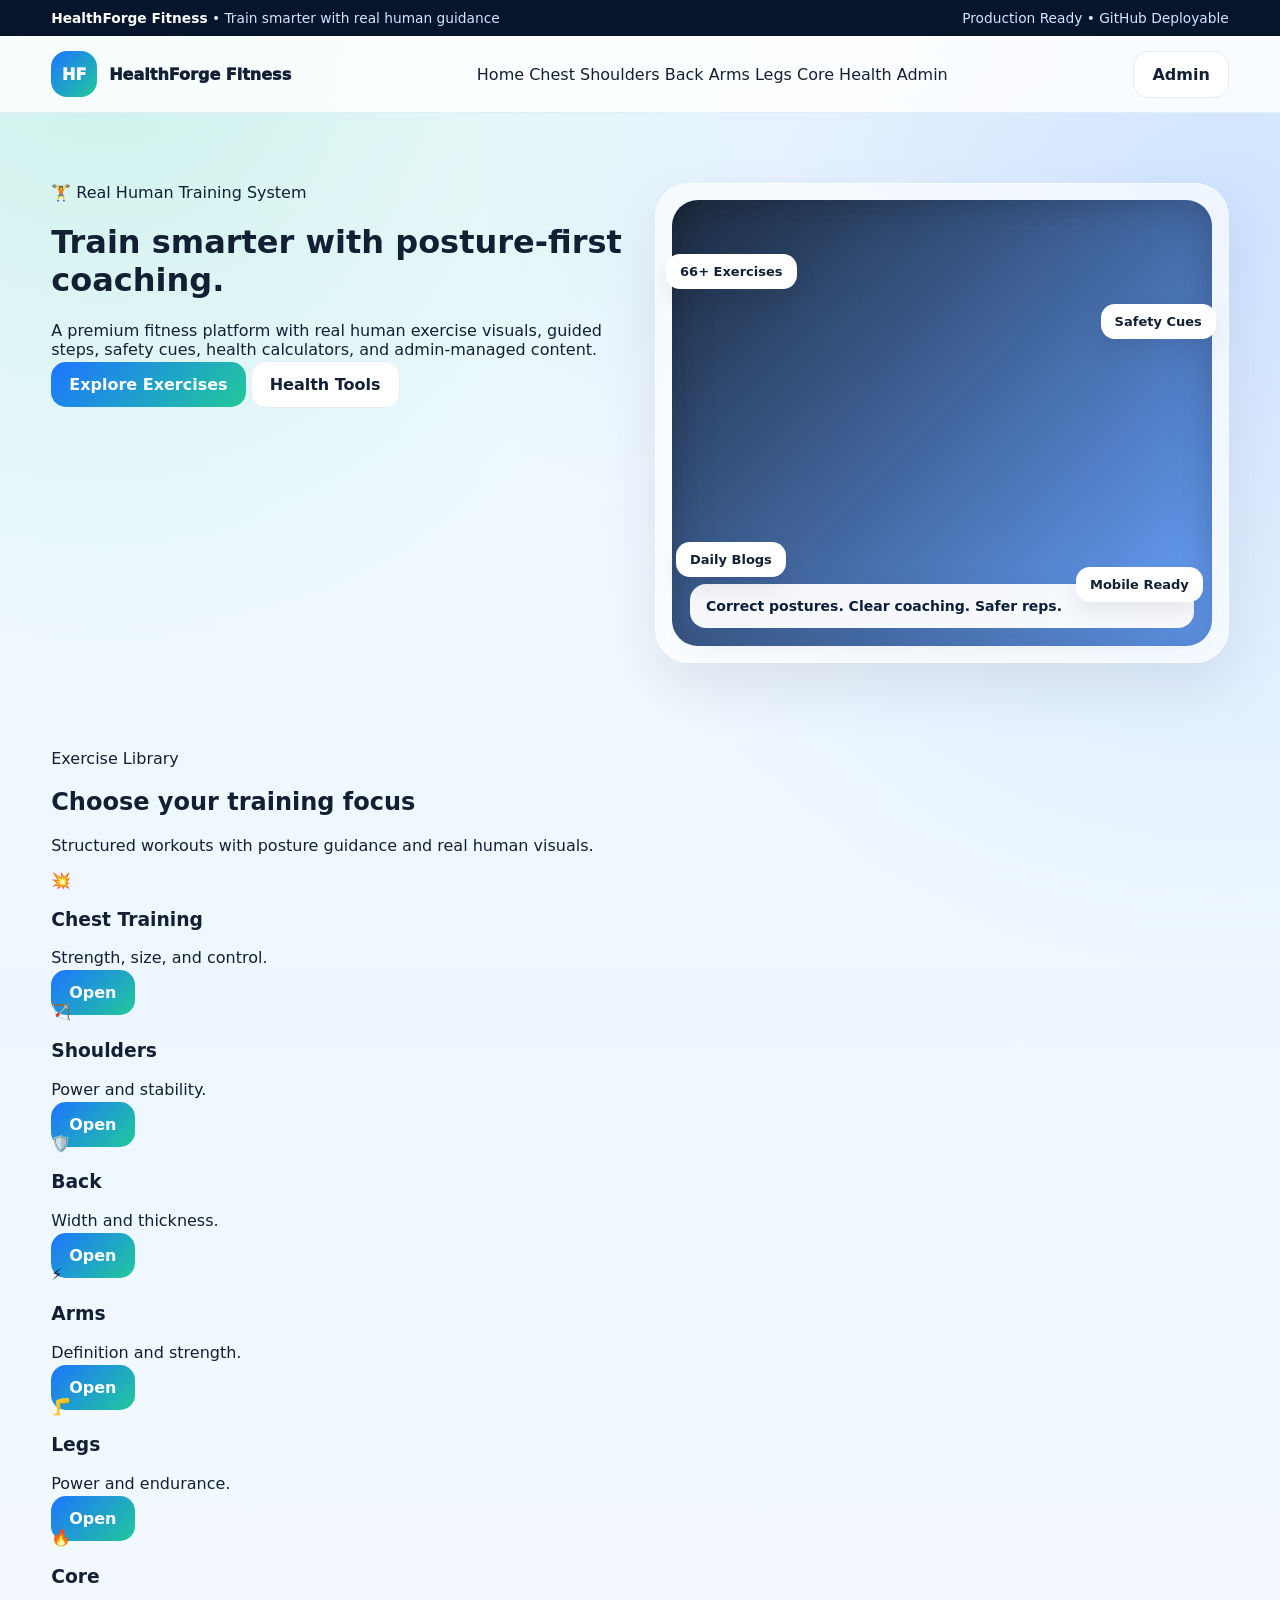
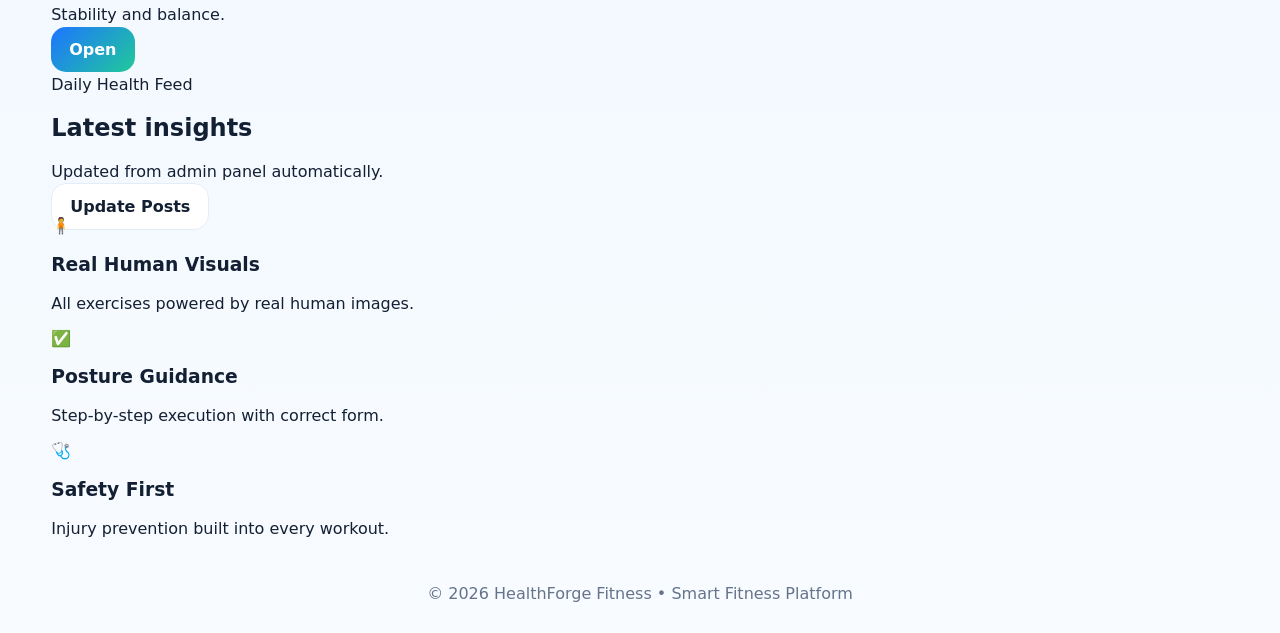
<file: index.html>
<!DOCTYPE html>
<html lang="en">
<head>
<meta charset="UTF-8">
<meta name="viewport" content="width=device-width, initial-scale=1.0">
<meta name="description" content="HealthForge Fitness is a professional exercise and health platform with real human workout guidance, safety cues, calculators and admin-driven content.">
<title>HealthForge Fitness | Smart Fitness Platform</title>
<link rel="stylesheet" href="style.css">
</head>

<body>

<!-- TOPBAR -->
<div class="topbar">
<div class="container">
<span><b>HealthForge Fitness</b> • Train smarter with real human guidance</span>
<span>Production Ready • GitHub Deployable</span>
</div>
</div>

<!-- HEADER -->
<header>
<div class="container">
<nav>
<a class="logo" href="index.html">
<span class="mark">HF</span>
<span>HealthForge Fitness</span>
</a>

<div class="navlinks">
<a class="active" href="index.html">Home</a>
<a href="chest.html">Chest</a>
<a href="shoulders.html">Shoulders</a>
<a href="back.html">Back</a>
<a href="arms.html">Arms</a>
<a href="legs.html">Legs</a>
<a href="core.html">Core</a>
<a href="health.html">Health</a>
<a href="admin.html">Admin</a>
</div>

<a class="btn secondary" href="admin.html">Admin</a>
</nav>
</div>
</header>

<!-- HERO -->
<main>

<div class="container hero">

<div>
<span class="pill">🏋️ Real Human Training System</span>

<h1>
Train smarter with <span class="grad">posture-first coaching.</span>
</h1>

<p class="lead">
A premium fitness platform with real human exercise visuals, guided steps, safety cues,
health calculators, and admin-managed content.
</p>

<div class="cta">
<a class="btn" href="#library">Explore Exercises</a>
<a class="btn secondary" href="health.html">Health Tools</a>
</div>

</div>

<!-- HERO IMAGE -->
<div class="hero-panel">

<!-- ✅ RESTORED CLEAN STATIC HERO -->
<div class="hero-photo"></div>

<div class="float f1">66+ Exercises</div>
<div class="float f2">Safety Cues</div>
<div class="float f3">Daily Blogs</div>
<div class="float f4">Mobile Ready</div>

</div>

</div>

<!-- LIBRARY -->
<section id="library">
<div class="container">

<div class="section-head">
<div>
<p class="eyebrow">Exercise Library</p>
<h2>Choose your training focus</h2>
<p class="muted">Structured workouts with posture guidance and real human visuals.</p>
</div>
</div>

<div class="page-grid">

<article class="feature page-card">
<div class="page-art" style="--accent:#ff5470">💥</div>
<div class="body">
<h3>Chest Training</h3>
<p class="muted">Strength, size, and control.</p>
<a class="btn" href="chest.html">Open</a>
</div>
</article>

<article class="feature page-card">
<div class="page-art" style="--accent:#7c5cff">🏹</div>
<div class="body">
<h3>Shoulders</h3>
<p class="muted">Power and stability.</p>
<a class="btn" href="shoulders.html">Open</a>
</div>
</article>

<article class="feature page-card">
<div class="page-art" style="--accent:#00b894">🛡️</div>
<div class="body">
<h3>Back</h3>
<p class="muted">Width and thickness.</p>
<a class="btn" href="back.html">Open</a>
</div>
</article>

<article class="feature page-card">
<div class="page-art" style="--accent:#f97316">⚡</div>
<div class="body">
<h3>Arms</h3>
<p class="muted">Definition and strength.</p>
<a class="btn" href="arms.html">Open</a>
</div>
</article>

<article class="feature page-card">
<div class="page-art" style="--accent:#22c55e">🦵</div>
<div class="body">
<h3>Legs</h3>
<p class="muted">Power and endurance.</p>
<a class="btn" href="legs.html">Open</a>
</div>
</article>

<article class="feature page-card">
<div class="page-art" style="--accent:#ec4899">🔥</div>
<div class="body">
<h3>Core</h3>
<p class="muted">Stability and balance.</p>
<a class="btn" href="core.html">Open</a>
</div>
</article>

</div>
</div>
</section>

<!-- BLOG -->
<section>
<div class="container">

<div class="section-head">
<div>
<p class="eyebrow">Daily Health Feed</p>
<h2>Latest insights</h2>
<p class="muted">Updated from admin panel automatically.</p>
</div>

<a class="btn secondary" href="admin.html">Update Posts</a>
</div>

<div id="blogGrid" class="blog-grid"></div>

</div>
</section>

<!-- FEATURES -->
<section>
<div class="container">

<div class="feature-grid">

<div class="feature">
<div class="feature-icon">🧍</div>
<h3>Real Human Visuals</h3>
<p class="muted">All exercises powered by real human images.</p>
</div>

<div class="feature">
<div class="feature-icon">✅</div>
<h3>Posture Guidance</h3>
<p class="muted">Step-by-step execution with correct form.</p>
</div>

<div class="feature">
<div class="feature-icon">🩺</div>
<h3>Safety First</h3>
<p class="muted">Injury prevention built into every workout.</p>
</div>

</div>

</div>
</section>

</main>

<!-- FOOTER -->
<footer>
<div class="container">
© 2026 HealthForge Fitness • Smart Fitness Platform
</div>
</footer>

<script src="site.js"></script>

</body>
</html>
</file>
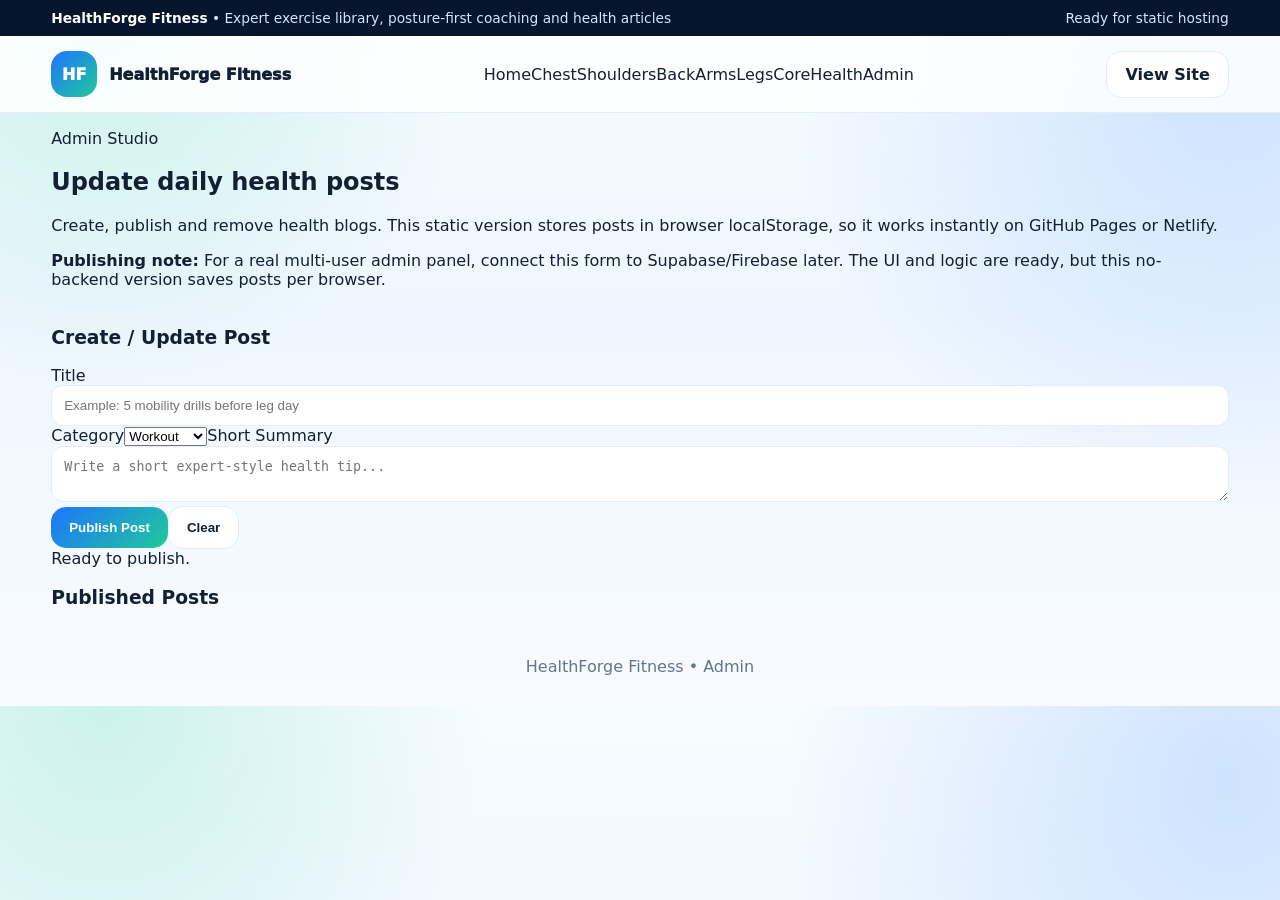
<file: admin.html>
<!DOCTYPE html><html lang="en"><head><meta charset="UTF-8"><meta name="viewport" content="width=device-width, initial-scale=1.0"><title>Admin | HealthForge Fitness</title><link rel="stylesheet" href="style.css"></head><body><div class="topbar"><div class="container"><span><b>HealthForge Fitness</b> • Expert exercise library, posture-first coaching and health articles</span><span>Ready for static hosting</span></div></div><header><div class="container"><nav><a class="logo" href="index.html"><span class="mark">HF</span><span>HealthForge Fitness</span></a><div class="navlinks"><a class="" href="index.html">Home</a><a class="" href="chest.html">Chest</a><a class="" href="shoulders.html">Shoulders</a><a class="" href="back.html">Back</a><a class="" href="arms.html">Arms</a><a class="" href="legs.html">Legs</a><a class="" href="core.html">Core</a><a class="" href="health.html">Health</a><a class="active" href="admin.html">Admin</a></div><a class="btn secondary" href="index.html">View Site</a></nav></div></header><main><section><div class="container"><div class="section-head"><div><p class="eyebrow">Admin Studio</p><h2>Update daily health posts</h2><p class="muted">Create, publish and remove health blogs. This static version stores posts in browser localStorage, so it works instantly on GitHub Pages or Netlify.</p></div></div><div class="notice"><b>Publishing note:</b> For a real multi-user admin panel, connect this form to Supabase/Firebase later. The UI and logic are ready, but this no-backend version saves posts per browser.</div><br><div class="admin-layout"><div class="admin-card"><h3>Create / Update Post</h3><input type="hidden" id="postId"><label>Title</label><input id="postTitle" placeholder="Example: 5 mobility drills before leg day"><label>Category</label><select id="postCategory"><option>Workout</option><option>Nutrition</option><option>Recovery</option><option>Safety</option><option>Motivation</option></select><label>Short Summary</label><textarea id="postSummary" placeholder="Write a short expert-style health tip..."></textarea><button onclick="savePost()">Publish Post</button><button class="secondary" onclick="resetPostForm()">Clear</button><div class="result" id="adminMsg">Ready to publish.</div></div><div class="admin-card"><h3>Published Posts</h3><div id="adminPostList" class="table-list"></div></div></div></div></section></main><footer><div class="container">HealthForge Fitness • Admin</div></footer><script src="site.js"></script></body></html>
</file>
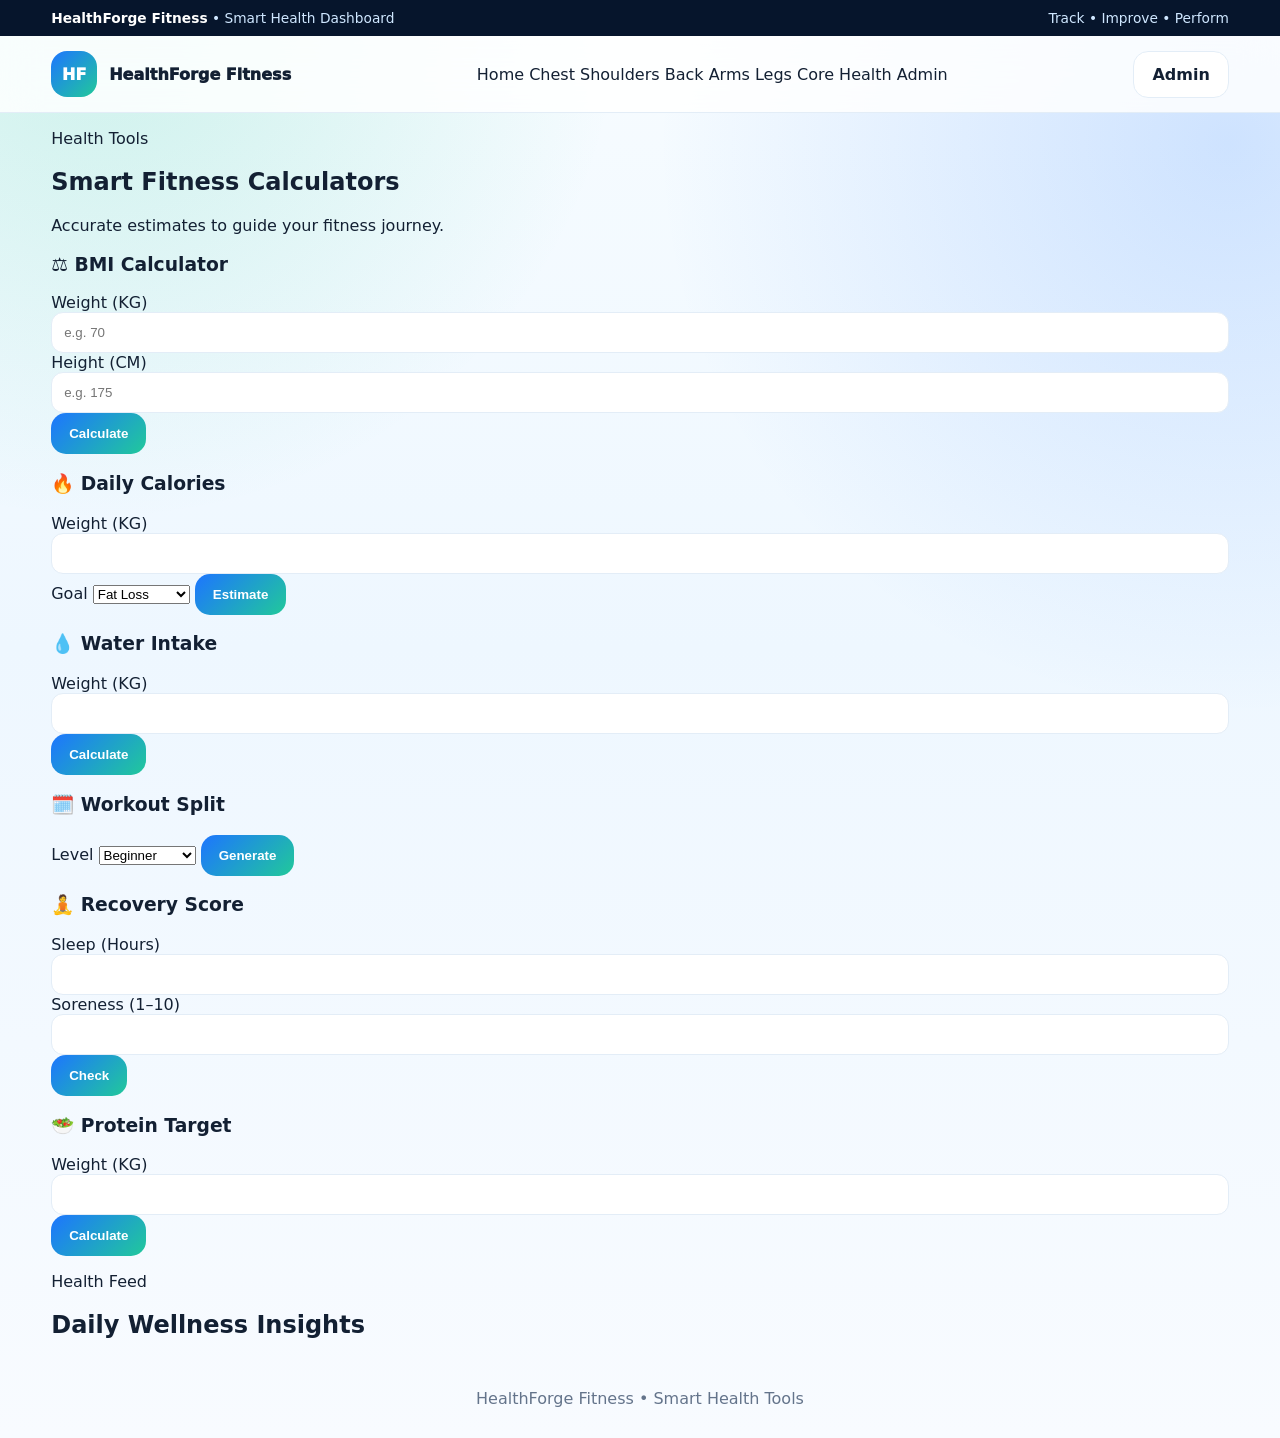
<file: health.html>
<!DOCTYPE html>
<html lang="en">
<head>
<meta charset="UTF-8">
<meta name="viewport" content="width=device-width, initial-scale=1.0">
<title>Health Tools | HealthForge Fitness</title>
<link rel="stylesheet" href="style.css">
</head>

<body>

<div class="topbar">
<div class="container">
<span><b>HealthForge Fitness</b> • Smart Health Dashboard</span>
<span>Track • Improve • Perform</span>
</div>
</div>

<header>
<div class="container">
<nav>
<a class="logo" href="index.html">
<span class="mark">HF</span>
<span>HealthForge Fitness</span>
</a>

<div class="navlinks">
<a href="index.html">Home</a>
<a href="chest.html">Chest</a>
<a href="shoulders.html">Shoulders</a>
<a href="back.html">Back</a>
<a href="arms.html">Arms</a>
<a href="legs.html">Legs</a>
<a href="core.html">Core</a>
<a class="active" href="health.html">Health</a>
<a href="admin.html">Admin</a>
</div>

<a class="btn secondary" href="admin.html">Admin</a>
</nav>
</div>
</header>

<main>

<section>
<div class="container">

<div class="section-head">
<div>
<p class="eyebrow">Health Tools</p>
<h2>Smart Fitness Calculators</h2>
<p class="muted">Accurate estimates to guide your fitness journey.</p>
</div>
</div>

<div class="page-grid">

<!-- BMI -->
<div class="health-card">
<h3>⚖️ BMI Calculator</h3>

<label>Weight (KG)</label>
<input id="weight" type="number" placeholder="e.g. 70">

<label>Height (CM)</label>
<input id="height" type="number" placeholder="e.g. 175">

<button onclick="calcBMI()">Calculate</button>
<div class="result" id="bmiResult"></div>
</div>

<!-- Calories -->
<div class="health-card">
<h3>🔥 Daily Calories</h3>

<label>Weight (KG)</label>
<input id="calWeight" type="number">

<label>Goal</label>
<select id="goal">
<option>Fat Loss</option>
<option>Maintain</option>
<option>Muscle Gain</option>
</select>

<button onclick="calcCalories()">Estimate</button>
<div class="result" id="calResult"></div>
</div>

<!-- Water -->
<div class="health-card">
<h3>💧 Water Intake</h3>

<label>Weight (KG)</label>
<input id="waterWeight" type="number">

<button onclick="calcWater()">Calculate</button>
<div class="result" id="waterResult"></div>
</div>

<!-- Split -->
<div class="health-card">
<h3>🗓️ Workout Split</h3>

<label>Level</label>
<select id="level">
<option>Beginner</option>
<option>Intermediate</option>
<option>Advanced</option>
</select>

<button onclick="makeSplit()">Generate</button>
<div class="result" id="splitResult"></div>
</div>

<!-- Recovery -->
<div class="health-card">
<h3>🧘 Recovery Score</h3>

<label>Sleep (Hours)</label>
<input id="sleep" type="number">

<label>Soreness (1–10)</label>
<input id="sore" type="number">

<button onclick="recoveryScore()">Check</button>
<div class="result" id="recoveryResult"></div>
</div>

<!-- Protein -->
<div class="health-card">
<h3>🥗 Protein Target</h3>

<label>Weight (KG)</label>
<input id="proteinWeight" type="number">

<button onclick="proteinTarget()">Calculate</button>
<div class="result" id="proteinResult"></div>
</div>

</div>
</div>
</section>

<!-- BLOG -->
<section>
<div class="container">

<div class="section-head">
<div>
<p class="eyebrow">Health Feed</p>
<h2>Daily Wellness Insights</h2>
</div>
</div>

<div id="blogGrid" class="blog-grid"></div>

</div>
</section>

</main>

<footer>
<div class="container">
HealthForge Fitness • Smart Health Tools
</div>
</footer>

<script src="site.js"></script>

<script>
/* ================= BMI ================= */
function calcBMI() {
    let w = weight.value;
    let h = height.value / 100;

    if (!w || !h) return bmiResult.innerText = "Enter valid values";

    let bmi = (w / (h * h)).toFixed(1);

    let status = bmi < 18.5 ? "Underweight"
        : bmi < 25 ? "Normal"
        : bmi < 30 ? "Overweight"
        : "Obese";

    bmiResult.innerText = `BMI: ${bmi} (${status})`;
}

/* ================= CALORIES ================= */
function calcCalories() {
    let w = calWeight.value;
    let g = goal.value;

    if (!w) return calResult.innerText = "Enter weight";

    let base = w * 30;

    if (g === "Fat Loss") base -= 400;
    if (g === "Muscle Gain") base += 400;

    calResult.innerText = `${Math.round(base)} kcal/day`;
}

/* ================= WATER ================= */
function calcWater() {
    let w = waterWeight.value;

    if (!w) return waterResult.innerText = "Enter weight";

    let water = (w * 0.035).toFixed(2);

    waterResult.innerText = `${water} Liters/day`;
}

/* ================= SPLIT ================= */
function makeSplit() {
    let level = document.getElementById("level").value;

    let split = {
        Beginner: "3 Days: Full Body",
        Intermediate: "5 Days: Push/Pull/Legs",
        Advanced: "6 Days: Bro Split"
    };

    splitResult.innerText = split[level];
}

/* ================= RECOVERY ================= */
function recoveryScore() {
    let sleep = document.getElementById("sleep").value;
    let sore = document.getElementById("sore").value;

    if (!sleep || !sore) return recoveryResult.innerText = "Enter values";

    let score = (sleep * 10) - (sore * 5);

    let msg = score > 60 ? "Fully Recovered ✅"
        : score > 30 ? "Moderate Recovery ⚠️"
        : "Rest Required ❌";

    recoveryResult.innerText = msg;
}

/* ================= PROTEIN ================= */
function proteinTarget() {
    let w = proteinWeight.value;

    if (!w) return proteinResult.innerText = "Enter weight";

    let protein = (w * 1.8).toFixed(1);

    proteinResult.innerText = `${protein} grams/day`;
}
</script>

</body>
</html>
</file>
<file: style.css>
:root {
    --bg:#f6fbff;
    --panel:#ffffff;
    --ink:#132033;
    --muted:#64748b;
    --line:#e3edf7;
    --blue:#1d75ff;
    --mint:#21c99a;
    --navy:#09182f;
    --amber:#ffb020;
    --danger:#ef4444;
    --shadow:0 24px 70px rgba(15,35,70,.12);
    --radius:24px;
}

*{box-sizing:border-box}
html{scroll-behavior:smooth}

body{
    margin:0;
    font-family:Inter,ui-sans-serif,system-ui,-apple-system,Segoe UI,Roboto,Arial,sans-serif;
    color:var(--ink);
    background:
        radial-gradient(circle at 8% 0%,rgba(33,201,154,.20),transparent 28%),
        radial-gradient(circle at 96% 10%,rgba(29,117,255,.18),transparent 32%),
        linear-gradient(180deg,#f7fcff 0%,#eef7ff 45%,#f8fbff 100%);
}

/* NAV */
a{text-decoration:none;color:inherit}
.container{width:min(1240px,92%);margin:auto}

.topbar{
    background:#06152c;
    color:#cfe7ff;
    font-size:.86rem;
}
.topbar .container{
    height:36px;
    display:flex;
    justify-content:space-between;
    align-items:center;
}
.topbar b{color:#fff}

header{
    position:sticky;
    top:0;
    z-index:50;
    background:rgba(255,255,255,.84);
    backdrop-filter:blur(18px);
    border-bottom:1px solid var(--line);
}

nav{
    height:76px;
    display:flex;
    align-items:center;
    justify-content:space-between;
}

.logo{
    display:flex;
    align-items:center;
    gap:12px;
    font-weight:950;
}

.mark{
    width:46px;
    height:46px;
    border-radius:16px;
    display:grid;
    place-items:center;
    background:linear-gradient(135deg,var(--blue),var(--mint));
    color:#fff;
}

/* BUTTON */
.btn,button{
    border:0;
    cursor:pointer;
    border-radius:15px;
    padding:13px 18px;
    color:white;
    font-weight:900;
    background:linear-gradient(135deg,var(--blue),var(--mint));
}

.btn.secondary,.secondary{
    background:#fff!important;
    color:var(--ink)!important;
    border:1px solid var(--line)!important;
}

/* HERO */
.hero{
    padding:70px 0;
    display:grid;
    grid-template-columns:1fr 1fr;
    gap:30px;
}

/* 🔥 PREMIUM HERO PANEL */
.hero-panel{
    min-height:480px;
    border-radius:34px;
    position:relative;
    overflow:hidden;
    padding:18px;

    background:rgba(255,255,255,0.65);
    backdrop-filter:blur(16px);
    border:1px solid rgba(255,255,255,0.4);

    box-shadow:0 25px 60px rgba(0,0,0,0.08);
}

/* 🔥 HERO IMAGE */
.hero-photo{
    position:absolute;
    inset:16px;
    border-radius:26px;

    background:
        linear-gradient(
            135deg,
            rgba(9,24,47,.92),
            rgba(29,117,255,.65)
        ),
        url('https://images.unsplash.com/photo-1599058917765-a780eda07a3e?auto=format&fit=crop&w=1200&q=80')
        center/cover no-repeat;

    box-shadow:inset 0 0 40px rgba(0,0,0,0.25);
}

/* 🔥 TEXT STRIP */
.hero-photo::after{
    content:"Correct postures. Clear coaching. Safer reps.";
    position:absolute;
    left:18px;
    right:18px;
    bottom:18px;

    background:rgba(255,255,255,0.95);
    padding:14px 16px;
    border-radius:16px;

    font-weight:800;
    font-size:14px;
    color:#0b1f3a;

    box-shadow:0 10px 30px rgba(0,0,0,0.1);
}

/* FLOAT BADGES */
.float{
    position:absolute;
    padding:10px 14px;
    border-radius:14px;
    background:#fff;
    font-size:13px;
    font-weight:800;
    box-shadow:0 10px 25px rgba(0,0,0,0.08);
}

.f1{ top:70px; left:10px; }
.f2{ top:120px; right:12px; }
.f3{ bottom:85px; left:20px; }
.f4{ bottom:60px; right:25px; }

/* EXERCISE */
.exercise-grid{
    display:grid;
    grid-template-columns:repeat(3,1fr);
    gap:20px;
}

.exercise-card{
    background:#fff;
    border-radius:var(--radius);
    overflow:hidden;
    box-shadow:var(--shadow);
    transition:0.3s;
}

.exercise-card:hover{
    transform:translateY(-6px);
}

.exercise-img{
    width:100%;
    height:240px;
    object-fit:cover;
}

.media-wrap{
    position:relative;
}

.media-badge{
    position:absolute;
    top:12px;
    left:12px;
    background:var(--mint);
    color:white;
    padding:5px 10px;
    border-radius:8px;
    font-size:12px;
    font-weight:700;
}

/* CONTENT */
.exercise-info{
    padding:16px;
}

.chip{
    background:#eef7ff;
    padding:6px 10px;
    border-radius:999px;
    font-size:12px;
    font-weight:700;
}

.guide-box{
    padding:12px;
    border-radius:12px;
    background:#f6fbff;
    margin-top:10px;
}

.guide-box ul,
.guide-box ol{
    padding-left:18px;
    color:var(--muted);
}

/* FORM */
input,textarea{
    width:100%;
    padding:12px;
    border-radius:12px;
    border:1px solid var(--line);
}

/* FOOTER */
footer{
    text-align:center;
    padding:30px;
    color:var(--muted);
}

/* RESPONSIVE */
@media(max-width:1000px){
    .hero{
        grid-template-columns:1fr;
    }
    .exercise-grid{
        grid-template-columns:repeat(2,1fr);
    }
}

@media(max-width:600px){
    .exercise-grid{
        grid-template-columns:1fr;
    }
}
</file>
